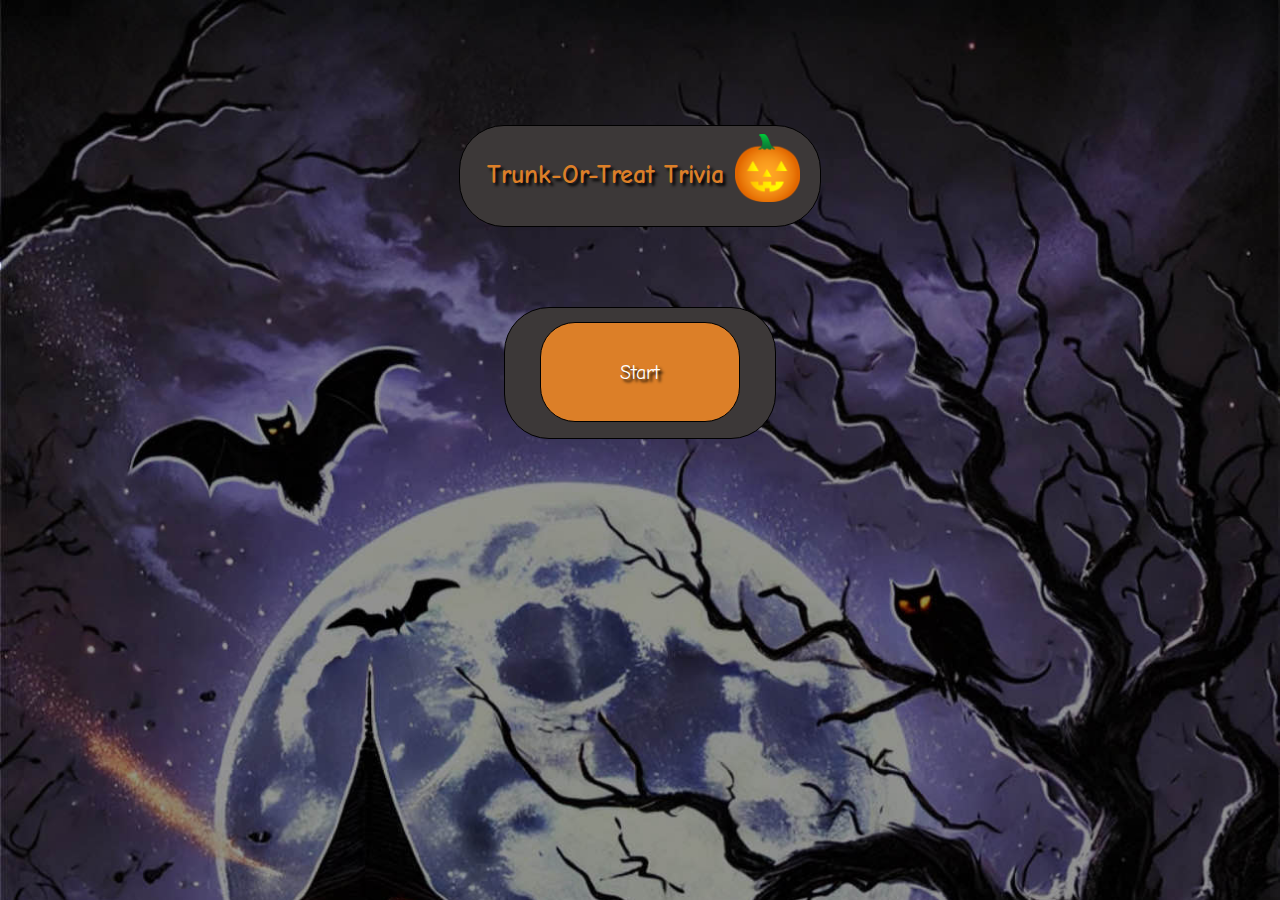
<file: index.html>
<link rel="preconnect" href="https://fonts.googleapis.com">
<link rel="preconnect" href="https://fonts.gstatic.com" crossorigin>
<link href="https://fonts.googleapis.com/css2?family=Comic+Neue:ital,wght@0,300;0,400;0,700;1,300;1,400;1,700&display=swap" rel="stylesheet">

<!DOCTYPE html>
<html lang="en">
<head>
    <meta charset="UTF-8">
    <meta name="viewport" content="width=device-width, initial-scale=1.0">
    <title>Website Trivia</title>
    <link rel="stylesheet" href="style-home.css">
</head>
<body>
    <div class="rectangle-title">
        <h1 class="title-text">Trunk-Or-Treat Trivia</h1>
        <img src='assets/pumpkin.png' alt="Jack O Lantern" class="jackolantern">
    </div>
    <div class="rectangle-button">
       <!-- <button class="leaderboard-button">Leaderboard</button> -->
        <a href="index-question.html">
        <button class="start-button" >Start</button>
        </a>
    </div>
</body>
</html>
</file>
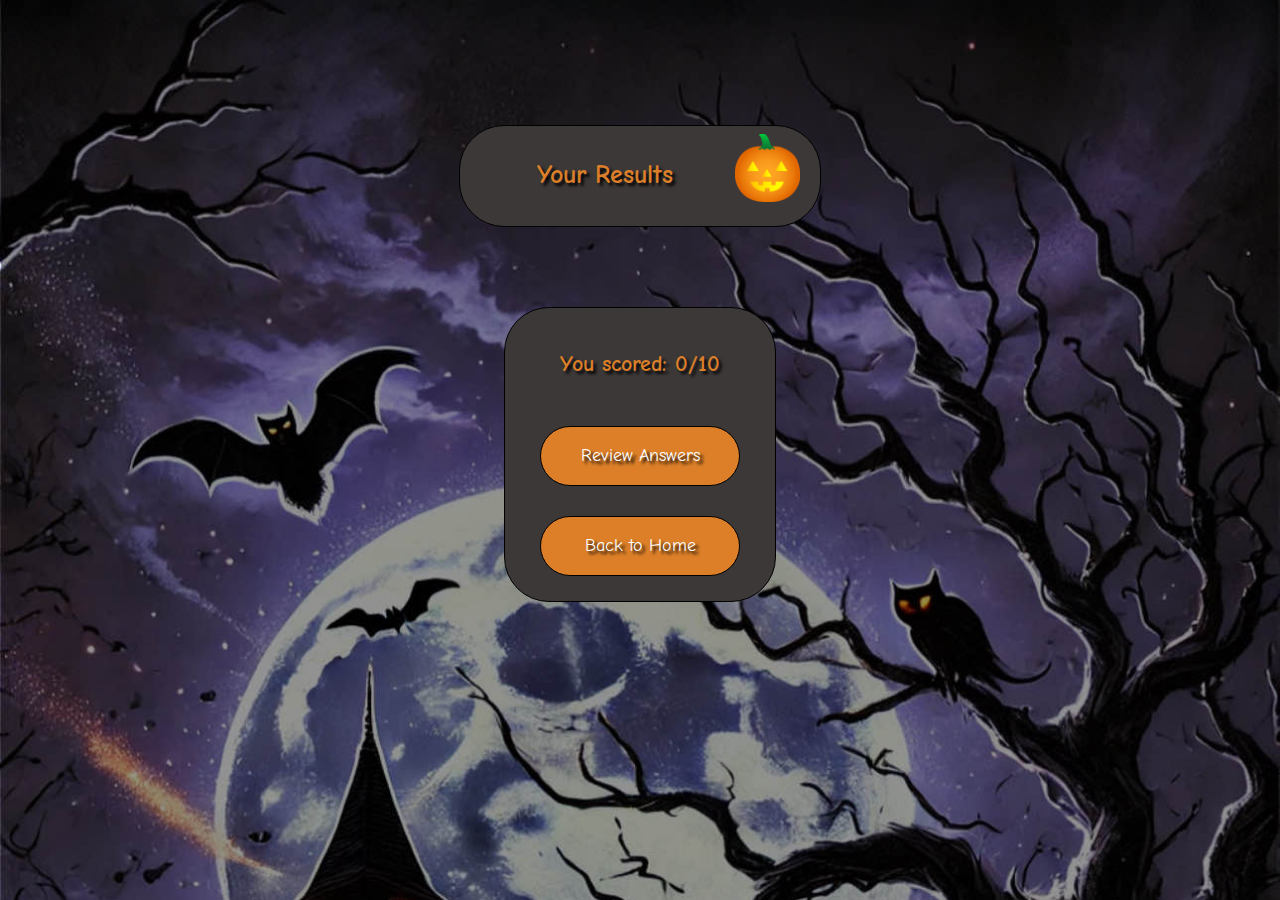
<file: index-end.html>
<link rel="preconnect" href="https://fonts.googleapis.com">
<link rel="preconnect" href="https://fonts.gstatic.com" crossorigin>
<link href="https://fonts.googleapis.com/css2?family=Comic+Neue:ital,wght@0,300;0,400;0,700;1,300;1,400;1,700&display=swap" rel="stylesheet">

<!DOCTYPE html>
<html lang="en">

<head>
    <meta charset="UTF-8">
    <meta name="viewport" content="width=device-width, initial-scale=1.0">
    <title>Trivia Results</title>
    <link rel="stylesheet" href="style-end.css">
    <link rel="preconnect" href="https://fonts.googleapis.com">
    <link rel="preconnect" href="https://fonts.gstatic.com" crossorigin>
    <link
        href="https://fonts.googleapis.com/css2?family=Comic+Neue:ital,wght@0,300;0,400;0,700;1,300;1,400;1,700&display=swap"
        rel="stylesheet">
</head>

<body>
    <div class="rectangle-title">
        <h1 class="title-text">Your Results</h1>
        <img src='assets/pumpkin.png' alt="Jack O Lantern" class="jackolantern">
    </div>
    <div class="score-container">
        <h2 class="score-text">You scored: <span id="user-score"></span>/10</h2>
        <a href="index-review.html">
            <button class="review-button">Review Answers</button>
        </a>
        <a href="index.html">
            <button class="home-button">Back to Home</button>
        </a>
    </div>

    <script>
        // Assuming score is stored in localStorage from the previous page
        const userScore = localStorage.getItem('triviaScore') || 0;
        document.getElementById('user-score').textContent = userScore;
        // Remove the review button if the user scored 10/10
        if (parseInt(userScore) === 10) {
            const reviewButton = document.querySelector('.review-button');
            if (reviewButton) {
                reviewButton.style.display = 'none';  // Hides the button
            }
        }
    </script>
</body>

</html>
</file>
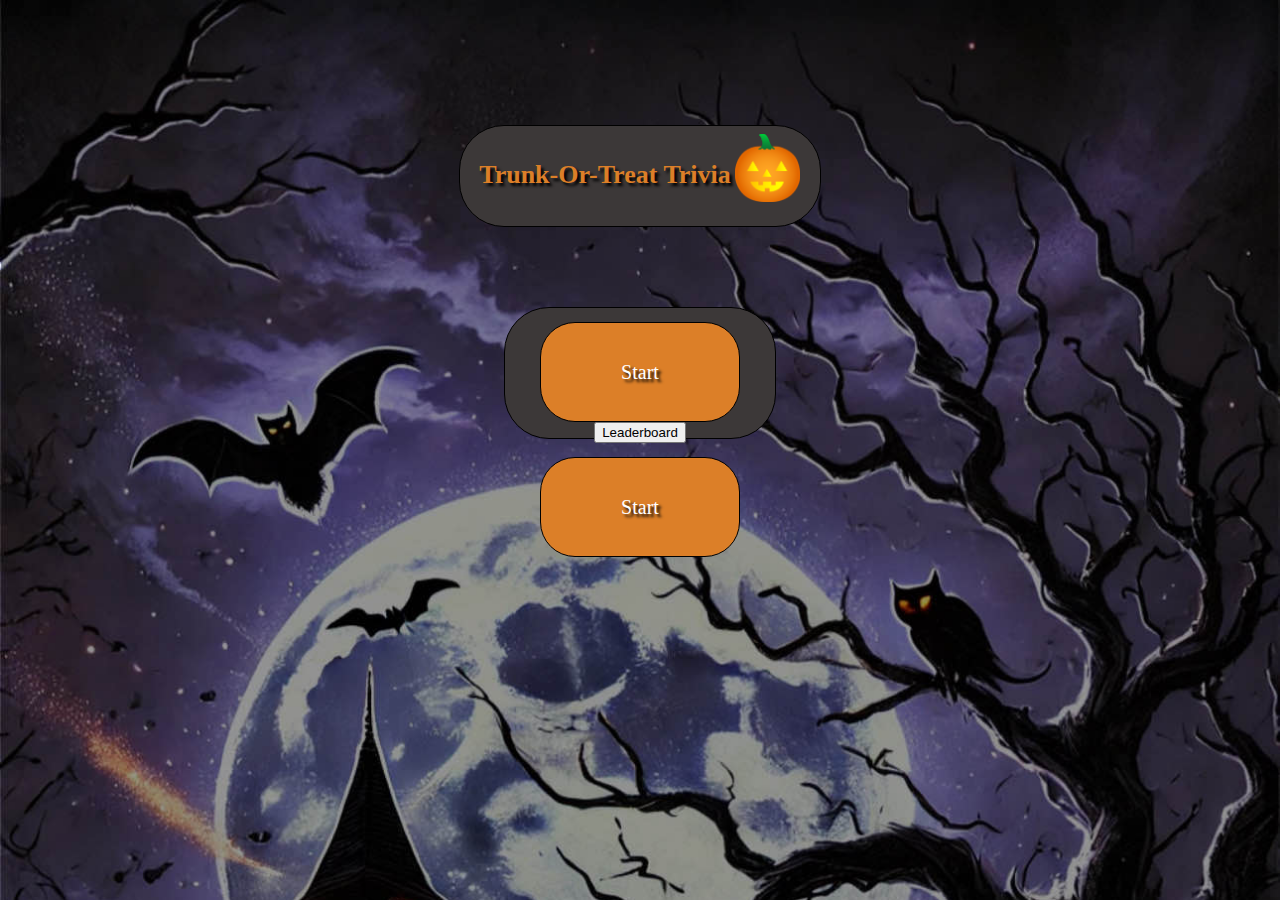
<file: index-home.html>
<!--
This is the main page of the website. It will contain the main content of the website. (Frontend)
-->


<!DOCTYPE html>
<html lang="en">
<head>
    <meta charset="UTF-8">
    <meta name="viewport" content="width=device-width, initial-scale=1.0">
    <title>Website Trivia</title>
    <link rel="stylesheet" href="style-home.css">
</head>
<body>
    <div class="rectangle-title">
        <h1 class="title-text">Trunk-Or-Treat Trivia</h1>
        <img src='assets/pumpkin.png' alt="Jack O Lantern" class="jackolantern">
    </div>
    <div class="rectangle-button">
       <!-- <button class="leaderboard-button">Leaderboard</button> -->
        <a href="index-name.html">
        <button class="start-button">Start</button>
        </a>
        <button class="leaderboard-button">Leaderboard</button>
        <!-- This code links the start button to the questions.html file -->
        <button class="start-button" onclick="location.href='questions.html'">Start</button> 
    </div>
</body>
</html>
</file>
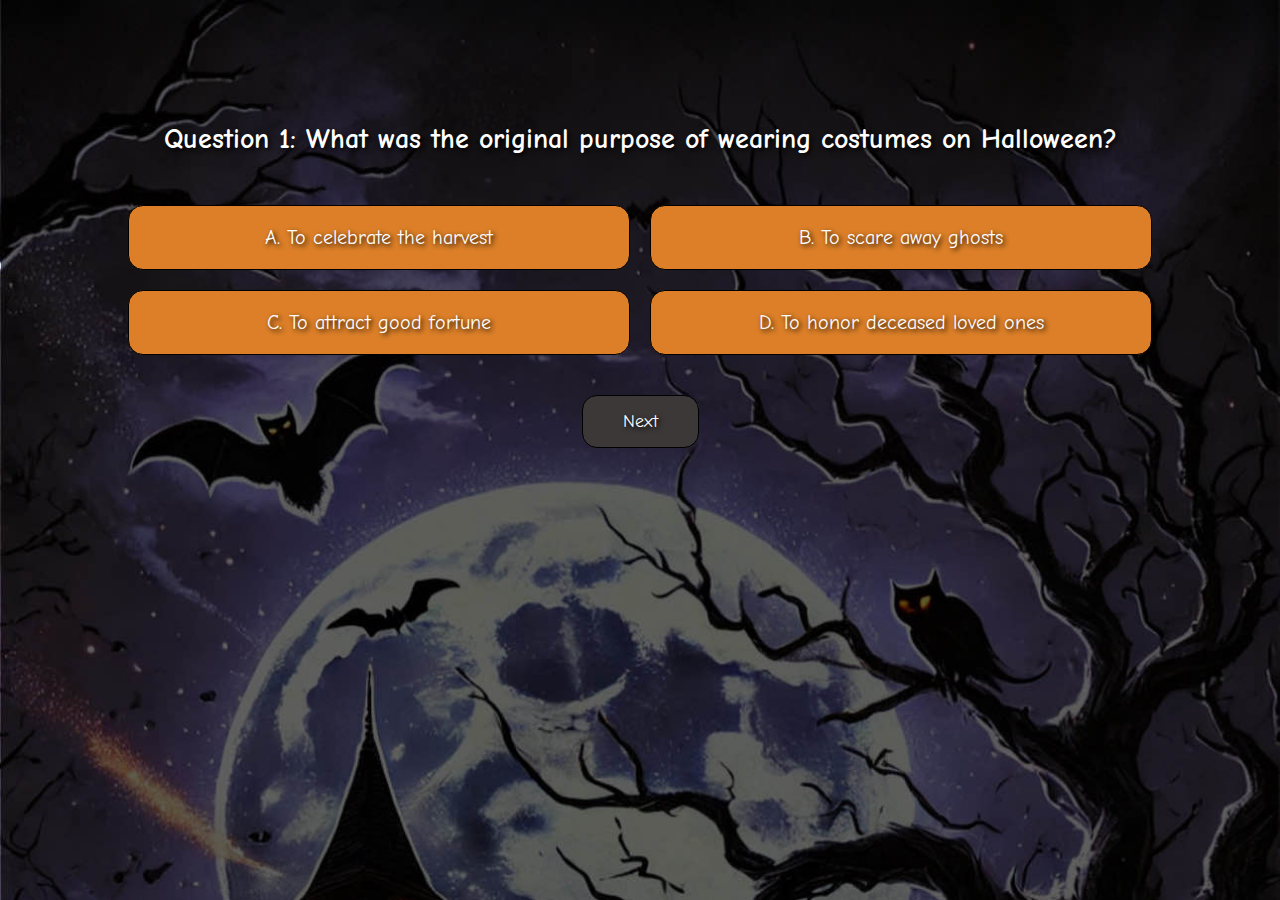
<file: index-question.html>
<link rel="preconnect" href="https://fonts.googleapis.com">
<link rel="preconnect" href="https://fonts.gstatic.com" crossorigin>
<link href="https://fonts.googleapis.com/css2?family=Comic+Neue:ital,wght@0,300;0,400;0,700;1,300;1,400;1,700&display=swap" rel="stylesheet">


<!DOCTYPE html>
<html lang="en">

<head>
    <meta charset="UTF-8">
    <meta name="viewport" content="width=device-width, initial-scale=1.0">
    <title>Trunk-Or-Treat Trivia - Questions</title>
    <link rel="stylesheet" href="style-question.css">
</head>

<body>
    <div class="question-container">
        <h2 class="question-title"></h2>
        <div class="answers-grid"></div>
        <button class="next-button" style="display: none;">Next</button>
        <a href="index-end.html">
        <button class="finish-button" style="display: none;">Submit</button>
        </a>
    </div>

    <script src="script.js"></script>
</body>

</html>
</file>
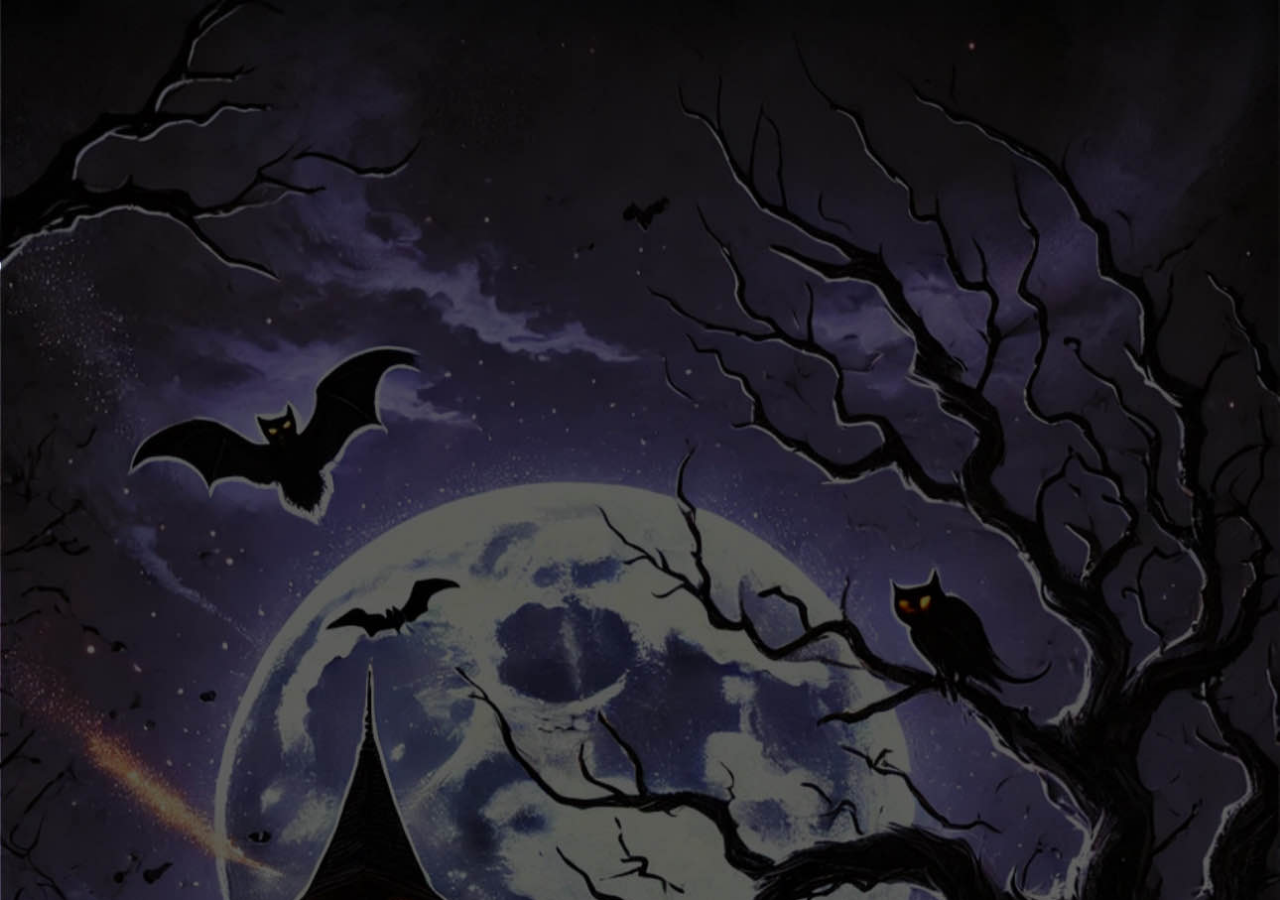
<file: index-review.html>
<link rel="preconnect" href="https://fonts.googleapis.com">
<link rel="preconnect" href="https://fonts.gstatic.com" crossorigin>
<link
    href="https://fonts.googleapis.com/css2?family=Comic+Neue:ital,wght@0,300;0,400;0,700;1,300;1,400;1,700&display=swap"
    rel="stylesheet">


<!DOCTYPE html>
<html lang="en">

<head>
    <meta charset="UTF-8">
    <meta name="viewport" content="width=device-width, initial-scale=1.0">
    <title>Trunk-Or-Treat Trivia - Questions</title>
    <link rel="stylesheet" href="style-review.css">
</head>

<body>
    <div class="question-container">
        <h2 class="question-title"></h2>
        <div class="answers-grid"></div>
        <button class="next-button" style="display: none;">Next</button>
        <a href="index-end.html">
            <button class="finish-button" style="display: none;">done</button>
        </a>
    </div>

    <script src="review-script.js"></script>
</body>

</html>
</file>
<file: style-home.css>
body {
    font-family: "Comic Neue", cursive;
    margin: 0;
    padding: 0;
    background-image: url('assets/background-50.jpg');
    background-color: #000000;
    background-size:  cover;
    background-repeat: no-repeat;
    text-align: center;
}

/* Header styling */
header {
    background-color: #333;
    color: #000000;
    padding: 10px 0;
    text-align: center;
}

/* Title Rectangle */
.rectangle-title {
    width: 360px;
    height: 100px;
    background-color: #3C3838;
    border: 1px solid #000;
    display: block;
    margin-left: auto; /* centers rectangle to middle */
    margin-right: auto; /* centers rectangle to middle */
    margin-top: 125px; /* moves rectangle downwards */
    border-radius: 45px;
}

/* Title Text */
.title-text {
    font-size: 26px;
    color: #DC7F28;
    font-weight: bold;
    display: block;
    margin-left: -70px;
    margin-top: 34px;
    text-shadow: 3px 3px 3px black;
    white-space: nowrap;
}

/* Title Jack-O-Lantern */
.jackolantern {
    width: 65px;
    height: 68px;
    display: block;
    margin-left: 275px;
    margin-top: -73px;
}

/* Rectangle for Buttons */
.rectangle-button {
    width: 270px;
    height: 130px;
    background-color: #3C3838;
    border: 1px solid #000;
    display: block;
    margin-left: auto;
    margin-right: auto;
    margin-top: 80px;
    border-radius: 45px;
}

/* Leaderboard Button */
/* .leaderboard-button {
    background-color: #DC7F28;
    width: 180px;
    height: 100px;
    display: block;
    margin-left: 50px;
    margin-top: 50px;
    border: 1px solid #000;
    border-radius: 35px;
    cursor: pointer;
    font-size: 20px;
    color: white;
    font-family: Comic Sans MS, Comic Sans, cursive;
    text-shadow: 3px 3px 3px black;
    transition: background-color 0.3s;
} */

/* Leaderboard Button Hover */
/* .leaderboard-button:hover {
    background-color: #da8b41;
} */

/* Leaderboard Button Active */
/* .leaderboard-button:active {
    background-color: #dd9755;
} */

/* Start Button */
.start-button {
    background-color: #DC7F28;
    width: 200px;
    height: 100px;
    margin-top: 14px;
    border: 1px solid #000;
    border-radius: 35px;
    cursor: pointer;
    font-size: 20px;
    color: white;
    font-family: "Comic Neue", cursive;
    text-shadow: 3px 3px 3px black;
    transition: background-color 0.3s;
}

/* Start Button Hover */
.start-button:hover {
    background-color: #da8b41;
}

/* Start Button Active */
.start-button:active {
    background-color: #dd9755;
}

@media (max-width: 2000px) {
    body {
        font-family: 'Comic Neue', cursive;
        /* Ensure it's set here too */
    }
}
</file>
<file: style-end.css>
body {
    font-family: "Comic Neue", cursive;
    margin: 0;
    padding: 0;
    background-image: url('assets/background-50.jpg');
    background-color: #000000;
    background-size: cover;
    background-repeat: no-repeat;
    text-align: center;
}

/* Title Rectangle */
.rectangle-title {
    width: 360px;
    height: 100px;
    background-color: #3C3838;
    border: 1px solid #000;
    display: block;
    margin-left: auto;
    margin-right: auto;
    margin-top: 125px;
    border-radius: 45px;
}

/* Title Text */
.title-text {
    font-size: 26px;
    color: #DC7F28;
    font-weight: bold;
    display: block;
    margin-left: -70px;
    margin-top: 34px;
    text-shadow: 3px 3px 3px black;
    white-space: nowrap;
}

/* Title Jack-O-Lantern */
.jackolantern {
    width: 65px;
    height: 68px;
    display: block;
    margin-left: 275px;
    margin-top: -73px;
}

/* Score Container */
.score-container {
    width: 270px;
    height: auto;
    background-color: #3C3838;
    border: 1px solid #000;
    display: block;
    margin-left: auto;
    margin-right: auto;
    margin-top: 80px;
    border-radius: 45px;
    padding-top: 25px;
    padding-bottom: 25px;
}

/* Score Text */
.score-text {
    font-size: 22px;
    color: #DC7F28;
    font-weight: bold;
    text-shadow: 3px 3px 3px black;
}

/* Home Button */
.review-button,
.home-button {
    background-color: #DC7F28;
    width: 200px;
    height: 60px;
    margin-left: auto;
    margin-right: auto;
    margin-top: 30px;
    border: 1px solid #000;
    border-radius: 35px;
    cursor: pointer;
    font-size: 18px;
    color: white;
    font-family: "Comic Neue", cursive;
    text-shadow: 3px 3px 3px black;
    transition: background-color 0.3s;
}

/* Home Button Hover */
.home-button:hover {
    background-color: #da8b41;
}

/* Home Button Active */
.home-button:active {
    background-color: #dd9755;
}
</file>
<file: style-question.css>
/* General body styling */
body {
    font-family: "Comic Neue", cursive;
    margin: 0;
    padding: 0;
    background-image: url('assets/background-75.jpg');
    background-color: #000000;
    background-size: cover;
    background-repeat: no-repeat;
    text-align: center;
    color: white;
}

/* Question container */
.question-container {
    margin-top: 100px;
    display: flex;
    flex-direction: column;
    align-items: center;
    justify-content: center;
}

/* Question title */
.question-title {
    font-size: 28px;
    font-weight: bold;
    margin-bottom: 50px;
    text-shadow: 2px 2px 5px black;
}

/* Grid for answers */
.answers-grid {
    display: grid;
    grid-template-columns: 1fr 1fr;
    gap: 20px;
    width: 80%;
}

/* Answer buttons */
.answer-button {
    background-color: #DC7F28;
    border: 1px solid #000;
    border-radius: 15px;
    padding: 20px;
    font-size: 20px;
    color: white;
    font-family: "Comic Neue", cursive;
    cursor: pointer;
    text-shadow: 2px 2px 5px black;
    transition: background-color 0.3s;
    height: fit-content;
    max-height: 100px;
    width: 100%;
}

/* Answer button hover */
.answer-button:hover {
    background-color: #da8b41;
}

/* Selected answer button */
.answer-button.selected {
    background-color: #42c625;
    border: 1px solid #fff;
}

/* Next button */
.next-button {
    margin-top: 40px;
    background-color: #3C3838;
    color: white;
    font-family: "Comic Neue", cursive;
    padding: 15px 40px;
    border: 1px solid #000;
    border-radius: 15px;
    font-size: 18px;
    cursor: pointer;
    text-shadow: 2px 2px 5px black;
    transition: background-color 0.3s;
}

/* Next button hover */
.next-button:hover {
    background-color: #575757;
}

/* Next button active */
.next-button:active {
    background-color: #6b6b6b;
}

/* Finish button styling (same as next button for now) */
.finish-button {
    margin-top: 40px;
    background-color: #3C3838;
    color: white;
    font-family: "Comic Neue", cursive;
    padding: 15px 40px;
    border: 1px solid #000;
    border-radius: 15px;
    font-size: 18px;
    cursor: pointer;
    text-shadow: 2px 2px 5px black;
    transition: background-color 0.3s;
}

/* Finish button hover */
.finish-button:hover {
    background-color: #575757;
}

/* Finish button active */
.finish-button:active {
    background-color: #6b6b6b;
}

@media (max-width: 2000px) {
    body {
        font-family: "Comic Neue", cursive;
        /* Ensure it's set here too */
    }
}
</file>
<file: style-review.css>
/* General body styling */
body {
    font-family: "Comic Neue", cursive;
    margin: 0;
    padding: 0;
    background-image: url('assets/background-75.jpg');
    background-color: #000000;
    background-size: cover;
    background-repeat: no-repeat;
    text-align: center;
    color: white;
}

/* Question container */
.question-container {
    margin-top: 100px;
    display: flex;
    flex-direction: column;
    align-items: center;
    justify-content: center;
}

/* Question title */
.question-title {
    font-size: 28px;
    font-weight: bold;
    margin-bottom: 50px;
    text-shadow: 2px 2px 5px black;
}

/* Grid for answers */
.answers-grid {
    display: grid;
    grid-template-columns: 1fr 1fr;
    gap: 20px;
    width: 80%;
}

/* Answer buttons */
.answer-button {
    border: 1px solid #000;
    border-radius: 15px;
    padding: 20px;
    font-size: 20px;
    color: white;
    font-family: "Comic Neue", cursive;
    cursor: pointer;
    text-shadow: 2px 2px 5px black;
    transition: background-color 0.3s;
    height: fit-content;
    min-height: 100px;
    /* Ensure consistent height */
}

/* First answer button - green */
.answers-grid .answer-button:first-child {
    background-color: green;
}

/* Second answer button - red */
.answers-grid .answer-button:nth-child(2) {
    background-color: red;
}

/* Next button */
.next-button {
    margin-top: 40px;
    background-color: #3C3838;
    color: white;
    font-family: "Comic Neue", cursive;
    padding: 15px 40px;
    border: 1px solid #000;
    border-radius: 15px;
    font-size: 18px;
    cursor: pointer;
    text-shadow: 2px 2px 5px black;
    transition: background-color 0.3s;
}

/* Next button hover */
.next-button:hover {
    background-color: #575757;
}

/* Next button active */
.next-button:active {
    background-color: #6b6b6b;
}

/* Finish button styling (same as next button for now) */
.finish-button {
    margin-top: 40px;
    background-color: #3C3838;
    color: white;
    font-family: "Comic Neue", cursive;
    padding: 15px 40px;
    border: 1px solid #000;
    border-radius: 15px;
    font-size: 18px;
    cursor: pointer;
    text-shadow: 2px 2px 5px black;
    transition: background-color 0.3s;
}

/* Finish button hover */
.finish-button:hover {
    background-color: #575757;
}

/* Finish button active */
.finish-button:active {
    background-color: #6b6b6b;
}

@media (max-width: 2000px) {
    body {
        font-family: "Comic Neue", cursive;
        /* Ensure it's set here too */
    }
}
</file>
